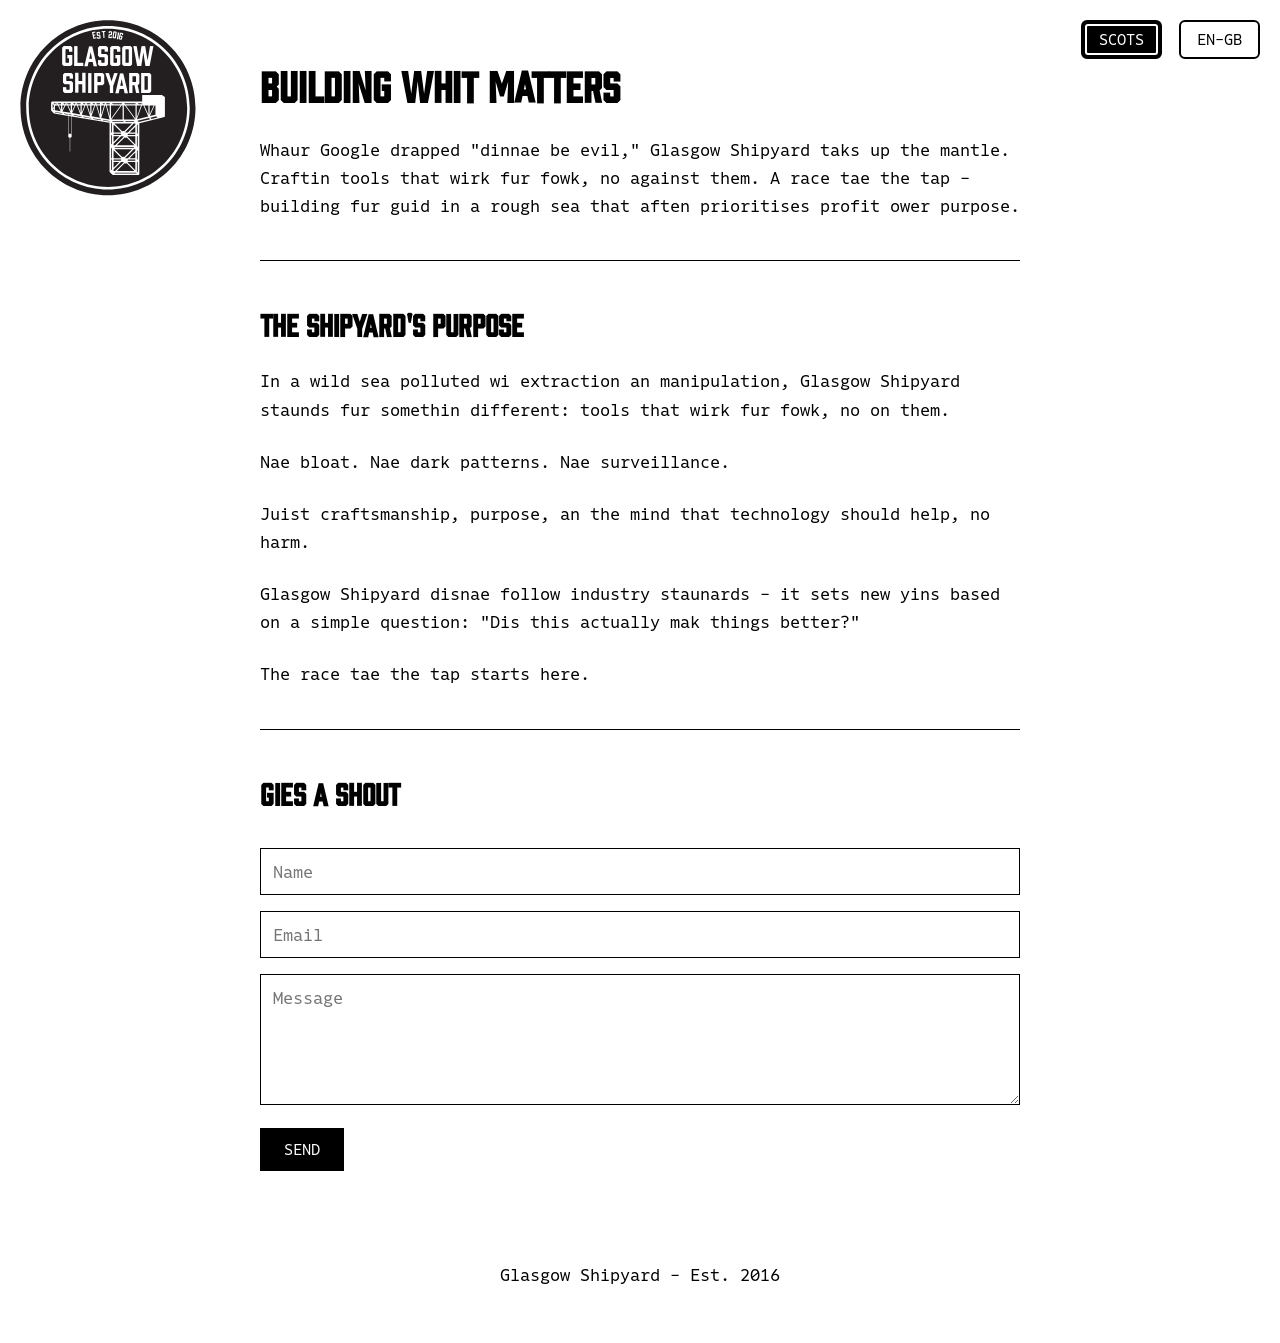
<file: index.html>
<!DOCTYPE html>
<html lang="sco">
<head>
    <meta charset="UTF-8">
    <meta name="viewport" content="width=device-width, initial-scale=1.0">
    <title>Glasgow Shipyard - Building Whit Matters</title>
    <link rel="stylesheet" href="css/style.css">
    <link rel="icon" href="favicon.ico">
</head>
<body>
    <div class="lang-toggle">
        <button class="active" data-lang="sco">SCOTS</button>
        <button data-lang="en">EN-GB</button>
    </div>
    
    <div class="lang-toggle-mobile">
        <select id="lang-select">
            <option value="sco" selected>SCOTS</option>
            <option value="en">EN-GB</option>
        </select>
    </div>

    <div class="logo-container">
        <!-- SVG logo - preserved exactly as provided -->
        <svg xmlns="http://www.w3.org/2000/svg" xml:space="preserve" style="fill-rule:evenodd;clip-rule:evenodd;stroke-linejoin:round;stroke-miterlimit:2" viewBox="0 0 1450 1450">
  <path d="M381.026 192.636c0 95.548-77.456 173.004-173.003 173.004-95.545 0-173.003-77.456-173.003-173.004 0-95.547 77.458-173.003 173.003-173.003 95.547 0 173.003 77.456 173.003 173.003" style="fill:#231f20;fill-rule:nonzero" transform="translate(-141.764 -78.805) scale(4.16667)"/>
  <path d="M208.023 36.073c-86.33 0-156.563 70.233-156.563 156.563 0 86.329 70.233 156.563 156.563 156.563 86.329 0 156.563-70.234 156.563-156.563 0-86.33-70.234-156.563-156.563-156.563m0 318.193c-89.124 0-161.631-72.507-161.631-161.63 0-89.124 72.507-161.63 161.631-161.63 89.123 0 161.631 72.506 161.631 161.63 0 89.123-72.508 161.63-161.631 161.63" style="fill:#fff;fill-rule:nonzero" transform="translate(-141.764 -78.805) scale(4.16667)"/>
  <text x="698.7" y="90.879" style="font-family:&quot;Prohibition-Regular&quot;,&quot;Prohibition&quot;;font-size:75px;fill:#fff" transform="rotate(-12.105 977.049 564.804)">E</text>
  <text x="726.315" y="108.688" style="font-family:&quot;Prohibition-Regular&quot;,&quot;Prohibition&quot;;font-size:75px;fill:#fff" transform="rotate(-7.753 1007.845 785.187)">S</text>
  <text x="753.583" y="129.47" style="font-family:&quot;Prohibition-Regular&quot;,&quot;Prohibition&quot;;font-size:75px;fill:#fff" transform="rotate(-3.367 1032.319 1533.381)">T</text>
  <text x="790.512" y="163.643" style="font-family:&quot;Prohibition-Regular&quot;,&quot;Prohibition&quot;;font-size:75px;fill:#fff" transform="rotate(3.354 1052.099 -1017.091)">2</text>
  <text x="813.225" y="189.16" style="font-family:&quot;Prohibition-Regular&quot;,&quot;Prohibition&quot;;font-size:75px;fill:#fff" transform="rotate(7.924 1079.59 -244.508)">0</text>
  <text x="834.126" y="217.254" style="font-family:&quot;Prohibition-Regular&quot;,&quot;Prohibition&quot;;font-size:75px;fill:#fff" transform="rotate(11.398 1132.361 -32.609)">1</text>
  <text x="844.942" y="233.153" style="font-family:&quot;Prohibition-Regular&quot;,&quot;Prohibition&quot;;font-size:75px;fill:#fff" transform="rotate(15.021 1116.118 60.72)">6</text>
  <path d="M215.825 320.767h.023v.022l-.023-.022Zm.023-97.754v18.541h-1.599v-18.806l1.599.265Zm-17.087-5.28-1.395-1.393 13.693 2.286v1.161l-12.298-2.054Zm-62.741-11.234.905.903-.905-.151v-.752Zm-.797 38.39c-.682-.926-1.52-1.433-2.426-1.433-.55 0-1.494.219-2.356 1.373v-36.083l4.782.798v35.345Zm-13.499-40.026-1.389-1.392 9.308 1.556v1.158l-7.919-1.322Zm-18.63-4.269 13.181 2.198 1.391 1.393-14.572-2.434v-1.157Zm188.64 11.369 11.745-2.884 2.463 2.499-11.708 2.886-2.5-2.501Zm-22.976 8.78-2.518-2.519 22.777-5.593 2.502 2.502-22.761 5.61Zm-3.563 22.021v-15.812l1.6-1.601v19.015l-1.6-1.602Zm0 25.364v-19.393h1.6v20.994l-1.6-1.601Zm1.6 27.187-1.6-1.601v-15.816l1.6-1.6v19.017Zm-1.6 23.762V299.68h1.6v20.997l-1.6-1.6Zm-42.871 1.69h41.182l1.6 1.601h-44.38l1.598-1.601Zm-3.287-6.287 14.799-14.8h4.871c.095.331.225.644.387.937l-16.96 16.962h-3.097v-3.099Zm-4.788-19.586h1.599v19.394l-1.599 1.598v-20.992Zm1.599-21.786v19.395h-1.599V271.51l1.599 1.598Zm-1.599-27.183 1.599 1.598v15.817l-1.599 1.597v-19.012Zm1.599-1.559-.421-.42h.421v.42Zm18.071-.42c.093.33.223.641.388.934l-1.462 1.463h-13.808v-2.397h14.882Zm.388-3.323a4.28 4.28 0 0 0-.386.931h-14.884v-16.201l15.27 15.27Zm-32.239-52.774h1.757l7.5 27.59-16.677-2.786 7.42-24.804Zm-23.962 25.273 15.198 2.54 1.394 1.392-15.199-2.539-1.393-1.393Zm-19.256-3.216 15.197 2.539 1.392 1.391-15.196-2.537-1.393-1.393Zm-4.061-.678 1.393 1.392-15.195-2.539-1.392-1.393 15.194 2.54Zm-19.566-3.268v1.159l-4.782-.799v-1.159l4.782.799Zm-11.319-18.111h3.777l6.264 14.664-16.014-2.676 5.973-11.988Zm-20.81 1.665.996-1.665h4.736l5.688 11.419-11.42-1.908v-7.846Zm-4.264 7.133 1.871-3.129v3.441l-1.871-.312Zm1.871-9.609v3.372l-1.998 3.34v-8.712l1.998 2Zm2.96-1.581h-1.381l-1.997-1.998h4.573l-1.195 1.998Zm3.974 0h-2.116l1.154-1.931.962 1.931Zm7.534 0h-5.752l-.995-1.998h6.747v1.998Zm2.392 0v-.705l.707.705h-.707Zm0 2.392h4.56l-4.56 9.153v-9.153Zm-2.392 9.157-4.561-9.157h4.561v9.157Zm8.144-11.549h-1.666l-1.996-1.998h4.656l-.994 1.998Zm3.347 0h-1.564l.842-1.691.722 1.691Zm7.766 0h-6.031l-.853-1.998h6.884v1.998Zm8.423 0h-1.943l-1.998-1.998h4.794l-.853 1.998Zm10.835 0h-6.239l-.747-1.998h6.986v1.998Zm8.631 0h-2.151l-1.999-1.998h4.897l-.747 1.998Zm10.627 0h-6.398l-.664-1.998h7.062v1.998Zm8.79 0h-2.312l-1.997-1.998h4.972l-.663 1.998Zm10.467 0h-6.525l-.598-1.998h7.123v1.998Zm2.392 0v-.706l.706.706h-.706Zm0 2.392h5.81l-5.81 19.43v-19.43Zm-2.392 19.434-5.81-19.434h5.81v19.434Zm-8.787-21.826.313-.943.283.943h-.596Zm-.795 2.392h2.106l7.287 24.363-16.567-2.768 7.174-21.595Zm-9.675 16.868-5.604-16.868h5.604v16.868Zm2.392-19.26v-.705l.706.705h-.706Zm5.604 2.392-5.604 16.866v-16.866h5.604Zm-16.921-2.392.449-1.197.397 1.197h-.846Zm-.894 2.392h2.534l7.022 21.134-16.43-2.743 6.874-18.391Zm-9.439 14.299-5.345-14.299h5.345v14.299Zm2.392-16.691v-.705l.706.705h-.706Zm5.345 2.392-5.345 14.299v-14.299h5.345Zm-16.837-2.392.618-1.446.541 1.446h-1.159Zm-1.02 2.392h3.073l6.69 17.902-16.251-2.715 6.488-15.187Zm-9.138 11.73-5.01-11.73h5.01v11.73Zm2.392-14.122v-.706l.705.706h-.705Zm5.01 2.392-5.01 11.73v-11.73h5.01Zm59.289-2.392h-2.439l-1.998-1.998h5.034l-.597 1.998Zm2.057 0h-.391l.206-.685.185.685Zm8.284 0h-6.632l-.544-1.998h7.176v1.998Zm23.1 0h-16.624l-1.997-1.998h20.058l-1.437 1.998Zm27.847 0h-20.712l-1.435-1.998h22.147v1.998Zm11.794 0h-5.316l-1.998-1.998h8.033l-.719 1.998Zm25.869 2.392h1.777v18.359l-10.992 2.709 9.215-21.068Zm-24.175-2.392.518-1.436.627 1.436h-1.145Zm14.379 2.392h8.056l-8.056 18.424v-18.424Zm-2.393 0v18.425l-8.054-18.425h8.054Zm-12.844 0h3.05l9.557 21.86-22.463 5.536 9.856-27.396Zm-27.826 53.705h-4.877a4.304 4.304 0 0 0-.387-.931l16.962-16.961h3.099v3.096l-14.797 14.796Zm14.797 0H250.59l11.416-11.413v11.413Zm3.189 4.369.421.42h-.421v-.42Zm-18.073.42a4.362 4.362 0 0 0-.387-.933l1.465-1.464h13.806v2.397h-14.884Zm14.884 18.594-15.271-15.268c.164-.295.294-.605.387-.934h14.884v16.202Zm-14.797 27.566h-4.876a4.31 4.31 0 0 0-.388-.933l16.964-16.961h3.097v3.097l-14.797 14.797Zm14.797 0H250.59l11.416-11.416v11.416Zm3.189 4.368.418.417h-.418v-.417Zm-18.073.417a4.268 4.268 0 0 0-.387-.929l1.465-1.465h13.806v2.394h-14.884Zm14.884 18.597-15.271-15.269c.164-.293.294-.606.387-.936h14.884v16.205Zm-21.22-13.577a4.339 4.339 0 0 0 2.129.572 4.32 4.32 0 0 0 2.129-.575l15.271 15.274h-34.801l15.272-15.271Zm-21.749-26.009 15.27 15.27a4.39 4.39 0 0 0-.388.934h-14.882v-16.204Zm-7.581-66.45-5.98-22h5.982l-.002 22Zm25.474-22v27.834h-22.149l20.023-27.834h2.126Zm0-2.392h-.406l.406-.564v.564Zm2.392 0v-.564l.406.564h-.406Zm22.15 30.226h-22.15v-27.834h2.128l20.022 27.834Zm.933-1.435-18.991-26.399h18.991v26.399Zm-19.391 6.223-1.601-1.6h18.904l-1.601 1.6h-15.702Zm-27.077-1.6h22.092l1.601 1.6h-22.094l-1.599-1.6Zm24.317 20.061a4.335 4.335 0 0 0-2.128-.572 4.35 4.35 0 0 0-2.128.571l-15.268-15.269h34.797l-15.273 15.27Zm.529 12.428a4.35 4.35 0 0 0 2.132.574c.776 0 1.496-.219 2.129-.574l15.273 15.271h-34.803l15.269-15.271Zm-20.057 20.059 1.598-1.599h37.993l-1.601 1.599h-37.99Zm19.532 18.46a4.333 4.333 0 0 0-2.132-.574c-.778 0-1.496.218-2.129.574l-15.27-15.27h34.801l-15.27 15.27Zm24.538-104.422v-.706l.707.706h-.707Zm8.542 2.392-8.542 23.754v-23.754h8.542Zm-59.488-2.392v-.704l.703.704h-.703Zm18.988 2.392-18.99 26.399.002-26.399h18.988Zm.994 60.886h4.875c.095.329.225.642.387.935l-16.96 16.961h-3.097v-3.097l14.795-14.799Zm-14.795 0h11.415l-11.415 11.416v-11.416Zm0 48.553v-2.394h14.882c.093.33.223.642.388.936l-1.461 1.458h-13.809Zm0 2.392h11.417l-11.417 11.418V299.68Zm95.455-132.491-38.905-.024v13.105H97.109l-1.595 1.596v16.11l1.332 1.571.19.032 4.016 4.02.193-.192.454.537 27.944 4.669v37.741c-.527 1.4-.514 2.743.116 3.739.555.878 1.503 1.381 2.674 1.486v27.433h.797v-27.429c1.188-.092 2.146-.598 2.695-1.485.612-.98.617-2.294.095-3.669v-36.752l75.039 12.537v96.956l1.593 1.597h.015l3.181 3.179v.016l1.594 1.596h50.947l1.596-1.596V222.871l49.64-12.203.909-1.163v-38.239l-6.042-4.077Z" style="fill:#fff;fill-rule:nonzero" transform="translate(-141.765 -78.805) scale(4.16667)"/>
  <text x="1068.7" y="1919.61" style="font-family:&quot;Prohibition-Regular&quot;,&quot;Prohibition&quot;;font-size:150.425px;fill:#fff" transform="translate(-1196.67 -2373.58) scale(1.43538)">GLA<tspan x="1275.08" y="1919.61">S</tspan>GOW</text>
  <text x="1076.67" y="2070.03" style="font-family:&quot;Prohibition-Regular&quot;,&quot;Prohibition&quot;;font-size:150.425px;fill:#fff" transform="translate(-1196.67 -2373.58) scale(1.43538)">SHIPY<tspan x="1377.97" y="2070.03">A</tspan>RD</text>
</svg>
    </div>

    <main class="content">
        <!-- Scots content (default) -->
        <div class="lang-content sco">
            <h1>Building Whit Matters</h1>
            
            <p>Whaur Google drapped "dinnae be evil," Glasgow Shipyard taks up the mantle. Craftin tools that wirk fur fowk, no against them. A race tae the tap - building fur guid in a rough sea that aften prioritises profit ower purpose.</p>
            
            <div class="divider"></div>
            
            <div class="manifesto">
                <h2>The Shipyard's Purpose</h2>
                
                <p>In a wild sea polluted wi extraction an manipulation, Glasgow Shipyard staunds fur somethin different: tools that wirk fur fowk, no on them.</p>
                
                <p>Nae bloat. Nae dark patterns. Nae surveillance.</p>
                
                <p>Juist craftsmanship, purpose, an the mind that technology should help, no harm.</p>
                
                <p>Glasgow Shipyard disnae follow industry staunards - it sets new yins based on a simple question: "Dis this actually mak things better?"</p>
                
                <p>The race tae the tap starts here.</p>
            </div>
            
            <div class="divider"></div>
            
            <h2>Gies A Shout</h2>
            <form class="contact-form" action="https://formspree.io/f/xqapznad" method="POST">
                <input type="text" name="name" placeholder="Name" required>
                <input type="email" name="email" placeholder="Email" required>
                <textarea name="message" rows="5" placeholder="Message" required></textarea>
                <button type="submit">Send</button>
            </form>
        </div>

        <!-- English content (hidden by default) -->
        <div class="lang-content en" style="display: none;">
            <h1>Building What Matters</h1>
            
            <p>Where Google dropped "don't be evil," Glasgow Shipyard picks up the mantle. Crafting tools that work for people, not against them. A race to the top - building for good in a rough sea that often prioritises profit over purpose.</p>
            
            <div class="divider"></div>
            
            <div class="manifesto">
                <h2>The Shipyard's Purpose</h2>
                
                <p>In a wild sea polluted with extraction and manipulation, Glasgow Shipyard stands for something different: tools that work for people, not on them.</p>
                
                <p>No bloat. No dark patterns. No surveillance.</p>
                
                <p>Just craftsmanship, purpose, and the idea technology should help rather than harm.</p>
                
                <p>Glasgow Shipyard doesn't follow industry standards - it sets new ones based on a simple question: "Does this actually make things better?"</p>
                
                <p>The race to the top starts here.</p>
            </div>
            
            <div class="divider"></div>
            
            <h2>Get In Touch</h2>
            <form class="contact-form" action="https://formspree.io/f/xqapznad" method="POST">
                <input type="text" name="name" placeholder="Name" required>
                <input type="email" name="email" placeholder="Email" required>
                <textarea name="message" rows="5" placeholder="Message" required></textarea>
                <button type="submit">Send</button>
            </form>
        </div>
    </main>
    
    <footer>
        <p>Glasgow Shipyard - Est. 2016</p>
    </footer>

    <script>
        // Simple language toggle for buttons
        document.querySelectorAll('.lang-toggle button').forEach(button => {
            button.addEventListener('click', function() {
                switchLanguage(this.getAttribute('data-lang'));
            });
        });
        
        // Language toggle for mobile dropdown
        document.getElementById('lang-select')?.addEventListener('change', function() {
            switchLanguage(this.value);
        });
        
        // Shared language switching function
        function switchLanguage(lang) {
            // Update active button
            document.querySelectorAll('.lang-toggle button').forEach(btn => {
                btn.classList.remove('active');
                if(btn.getAttribute('data-lang') === lang) {
                    btn.classList.add('active');
                }
            });
            
            // Update dropdown
            if(document.getElementById('lang-select')) {
                document.getElementById('lang-select').value = lang;
            }
            
            // Show selected language content
            document.querySelectorAll('.lang-content').forEach(content => {
                content.style.display = 'none';
            });
            document.querySelector(`.lang-content.${lang}`).style.display = 'block';
            
            // Update html lang attribute
            document.documentElement.setAttribute('lang', lang);
            
            // Update page title
            document.title = lang === 'sco' 
                ? 'Glasgow Shipyard - Building Whit Matters' 
                : 'Glasgow Shipyard - Building What Matters';
        }
    </script>
</body>
</html>
</file>
<file: css/style.css>
/* Font definitions for your Fort Foundry fonts */
@font-face {
    font-family: 'Prohibition';
    src: url('../fonts/Prohibition-Regular.otf') format('opentype');
    font-weight: normal;
    font-style: normal;
    font-display: swap;
}

@font-face {
    font-family: 'Native';
    src: url('../fonts/Native-Regular.otf') format('opentype');
    font-weight: normal;
    font-style: normal;
    font-display: swap;
}

/* Reset */
* {
    margin: 0;
    padding: 0;
    box-sizing: border-box;
}

/* Base styles */
body {
    font-family: 'Native', monospace;
    line-height: 1.6;
    color: #000;
    background: #fff;
    margin: 0;
    padding: 0;
}

/* Layout */
.content {
    max-width: 50rem;
    margin: 0 auto;
    padding: 1.25rem 1.25rem 3.75rem;
}

/* Logo */
.logo-container {
    position: fixed;
    top: 1.25rem;
    left: 1.25rem;
    width: 18vw;
    max-width: 11rem;
    min-width: 5rem;
    z-index: 100;
}

.logo-container svg {
    width: 100%;
    height: auto;
}

/* Language toggle */
.lang-toggle {
    position: fixed;
    top: 1.25rem;
    right: 1.25rem;
    z-index: 100;
}

.lang-toggle button {
    background: transparent;
    border: 0.125rem solid #000;
    border-radius: 0.375rem;
    padding: 0.5rem 1rem;
    margin-left: 0.5rem;
    font-family: 'Native', monospace;
    cursor: pointer;
    transition: all 0.2s ease;
    position: relative;
}

.lang-toggle button::after {
    content: '';
    position: absolute;
    top: 0.10rem;
    left: 0.10rem;
    right: 0.10rem;
    bottom: 0.10rem;
    border: 0.125rem solid white;
    border-radius: 0.188rem;
    pointer-events: none;
}

.lang-toggle button.active {
    background: #000;
    color: #fff;
}

.lang-toggle button:not(.active) {
    color: #000;
}

/* Mobile language toggle */
.lang-toggle-mobile {
    display: none;
    position: fixed;
    top: 1.25rem;
    right: 1.25rem;
    z-index: 100;
}

.lang-toggle-mobile select {
    background: #000;
    color: #fff;
    border: 0.125rem solid #000;
    border-radius: 0.375rem;
    padding: 0.5rem 1rem;
    font-family: 'Native', monospace;
    cursor: pointer;
    appearance: none;
    position: relative;
}

.lang-toggle-mobile select option {
    background: #000;
    color: #fff;
}

/* Typography */
h1, h2 {
    font-family: 'Prohibition', sans-serif;
    margin: 1.5rem 0 1.25rem;
}

h1 {
    font-size: 2.5rem;
    margin-top: 2rem;
}

h2 {
    font-size: 1.8rem;
}

p {
    margin-bottom: 1.5rem;
    font-size: 1.1rem;
}

strong {
    font-weight: bold;
}

em {
    font-style: italic;
}

/* Divider */
.divider {
    border-top: 0.0625rem solid #000;
    margin: 2.5rem 0;
}

/* Form elements */
.contact-form {
    margin-top: 2rem;
}

input, textarea {
    width: 100%;
    padding: 0.75rem;
    margin-bottom: 1rem;
    font-family: 'Native', monospace;
    border: 0.0625rem solid #000;
    font-size: 1.1rem;
    background: transparent;
}

button {
    background: #000;
    color: #fff;
    border: none;
    padding: 0.75rem 1.5rem;
    cursor: pointer;
    font-family: 'Native', monospace;
    font-weight: normal;
    text-transform: uppercase;
    font-size: 1rem;
}

button:hover {
    background: #333;
}

/* Footer */
footer {
    text-align: center;
    padding: 1.875rem 1.25rem;
    font-size: 0.9rem;
}

/* Responsive adjustments */
@media (max-width: 48rem) {
    .lang-toggle {
        display: none;
    }
    
    .lang-toggle-mobile {
        display: block;
    }
    
    .logo-container {
        position: relative;
        width: 60vw;
        max-width: none;
        margin: 1rem auto 2rem;
        text-align: center;
        left: 0;
    }
    
    .content {
        padding-top: 2rem;
    }
    
    h1 {
        margin-top: 0.5rem;
        margin-bottom: 1rem;
    }
}
</file>
